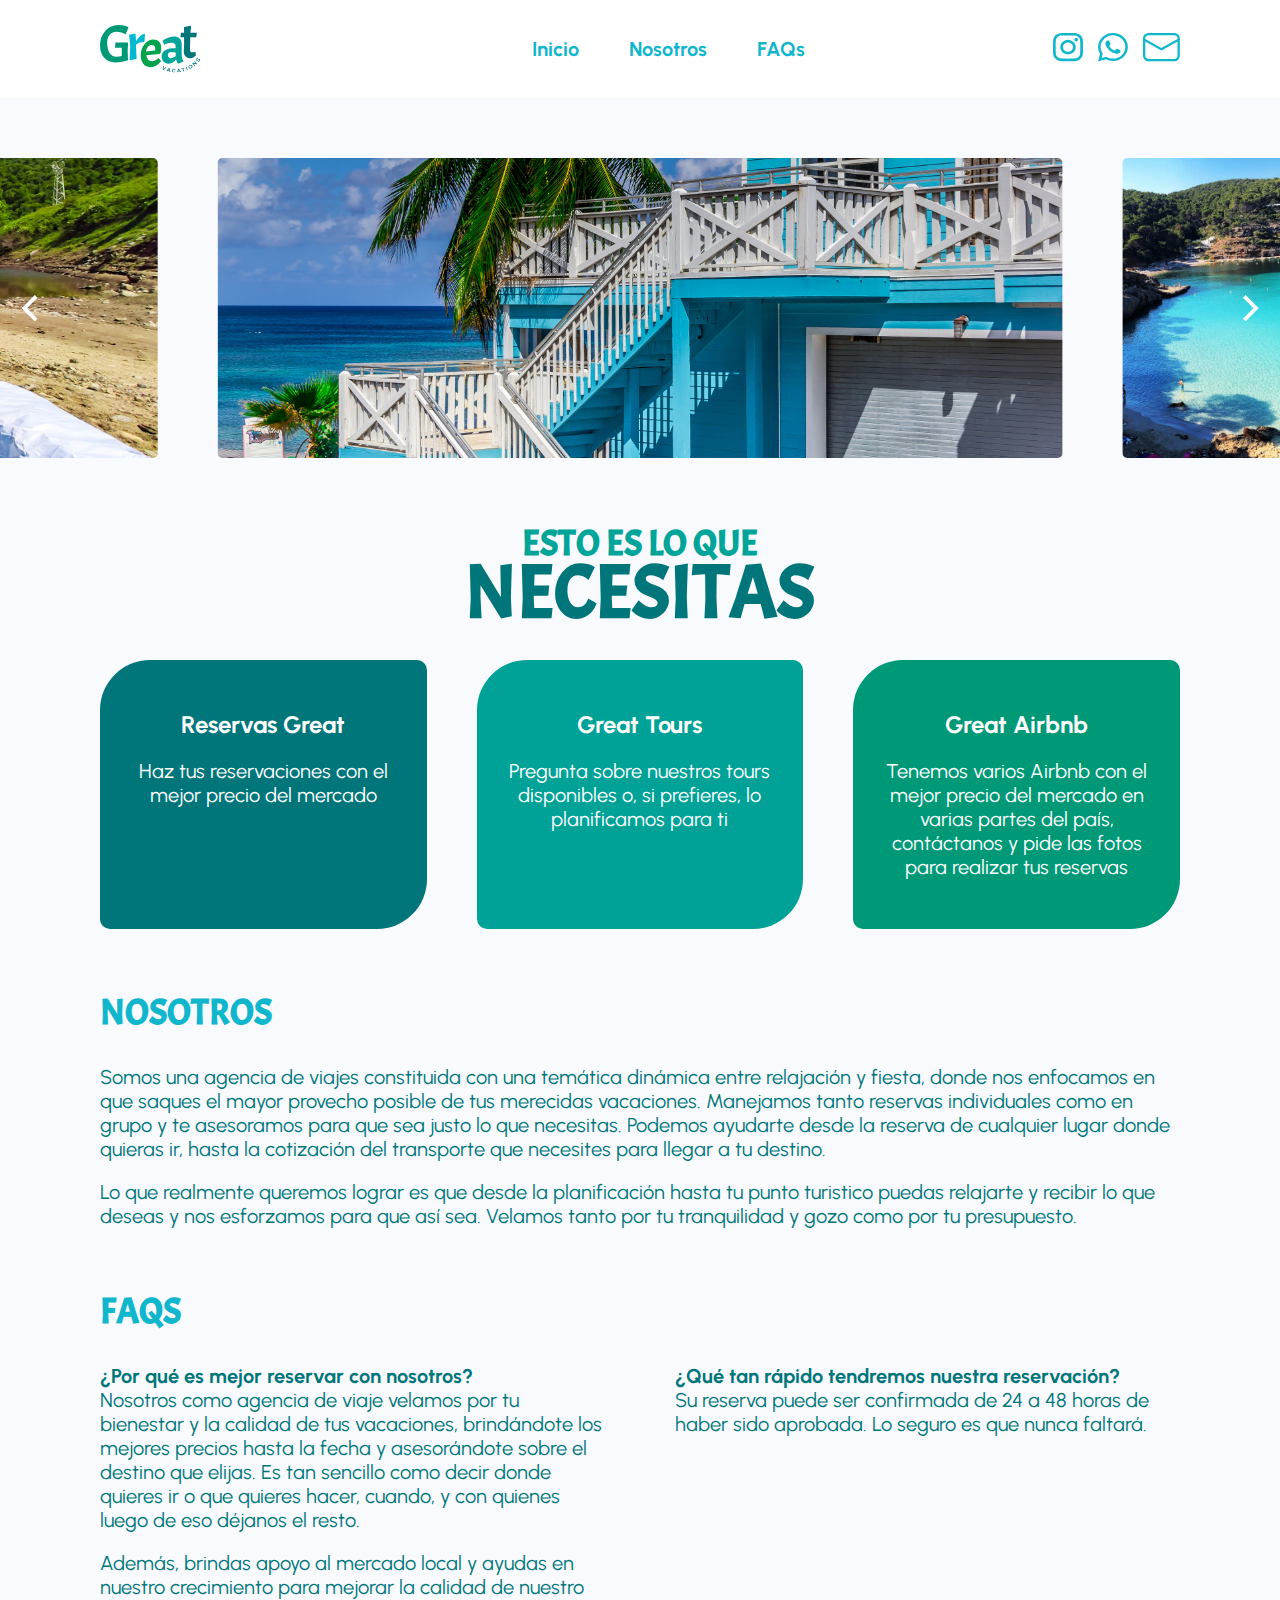
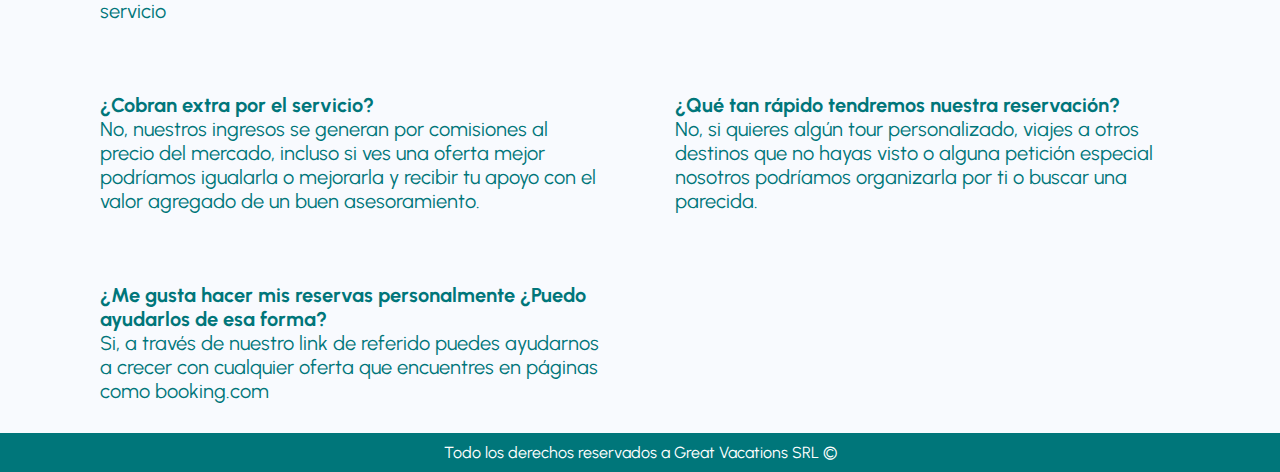
<file: index.html>
<!DOCTYPE html>
<html lang="es">
  <head>
    <meta charset="UTF-8" />
    <meta http-equiv="X-UA-Compatible" content="IE=edge" />
    <meta name="title" content="Great Vacations" />
    <meta
      name="description"
      content="Somos una agencia de viajes constituida con una temática dinámica entre relajación y fiesta, donde nos enfocamos en que saques el mayor provecho posible de tus merecidas vacaciones. Manejamos tanto reservas individuales como en grupo y te asesoramos para que sea justo lo que necesitas. "
    />

    <!-- Open Graph / Facebook -->
    <meta property="og:site_name" content="Great Vacations" />
    <meta property="og:type" content="website" />
    <meta property="og:url" content="https://greatvacations.com.do/" />
    <meta property="og:title" content="Great Vacations" />
    <meta
      property="og:description"
      content="Somos una agencia de viajes constituida con una temática dinámica entre relajación y fiesta, donde nos enfocamos en que saques el mayor provecho posible de tus merecidas vacaciones. Manejamos tanto reservas individuales como en grupo y te asesoramos para que sea justo lo que necesitas. "
    />
    <meta
      property="og:image:secure_url"
      itemprop="image"
      content="https://raw.githubusercontent.com/LuisDet/great-vacation-website/main/static/img/Logo.svg"
    />

    <!-- Twitter -->
    <meta property="twitter:card" content="summary_large_image" />
    <meta property="twitter:url" content="https://greatvacations.com.do/" />
    <meta property="twitter:title" content="Great Vacations" />
    <meta
      property="twitter:description"
      content="Somos una agencia de viajes constituida con una temática dinámica entre relajación y fiesta, donde nos enfocamos en que saques el mayor provecho posible de tus merecidas vacaciones. Manejamos tanto reservas individuales como en grupo y te asesoramos para que sea justo lo que necesitas. "
    />
    <meta
      property="twitter:image"
      content="https://raw.githubusercontent.com/LuisDet/great-vacation-website/main/static/img/Logo.svg"
    />
    <link
      rel="shortcut icon"
      href="https://raw.githubusercontent.com/LuisDet/great-vacation-website/main/static/img/Logo.svg"
      type="image/x-icon"
    />
    <meta name="viewport" content="width=device-width, initial-scale=1.0" />
    <link rel="preconnect" href="https://fonts.googleapis.com" />
    <link rel="preconnect" href="https://fonts.gstatic.com" crossorigin />
    <link
      href="https://fonts.googleapis.com/css2?family=Urbanist:wght@400;500;700&display=swap"
      rel="stylesheet"
    />
    <link rel="preconnect" href="https://fonts.googleapis.com" />
    <link rel="preconnect" href="https://fonts.gstatic.com" crossorigin />
    <link
      href="https://fonts.googleapis.com/css2?family=Acme&display=swap"
      rel="stylesheet"
    />
    <script src="static/js/flickity.pkgd.min.js" defer></script>
    <script src="static/js/index.js" defer></script>
    <link rel="stylesheet" href="static/style/main.css" />
    <link rel="stylesheet" href="static/style/flickity.min.css" />
    <title>Great Vacations</title>
  </head>
  <body>
    <header>
      <menu class="menu wrapper">
        <img
          src="static/img/Logo.svg"
          alt="Logo Great Vacations"
          class="logo"
        />
        <label for="menu"
          ><img src="static/img/burger.svg" alt="" class="btn-menu"
        /></label>
        <div class="desktop-nav-bar">
          <ul class="nav-bar">
            <li><a href="#" class="nav-bar-item">Inicio</a></li>
            <li><a href="#about" class="nav-bar-item">Nosotros</a></li>
            <li><a href="#faqs" class="nav-bar-item">FAQs</a></li>
          </ul>
          <ul class="social-media">
            <li>
              <a href="#" class="social-media-item"
                ><img src="static/img/instagram.svg" alt=""
              /></a>
            </li>
            <li>
              <a href="#" class="social-media-item"
                ><img src="static/img/whatsapp.svg" alt=""
              /></a>
            </li>
            <li>
              <a href="#" class="social-media-item"
                ><img src="static/img/mail.svg" alt=""
              /></a>
            </li>
          </ul>
        </div>
        <input type="checkbox" id="menu" />
        <div class="mobile-nav-bar">
          <div class="head-logo">
            <img
              src="static/img/Logo.svg"
              alt="Logo Great Vacations"
              class="logo"
            />
            <label for="menu"
              ><img src="static/img/exit.svg" alt="" width="30" height="30"
            /></label>
          </div>
          <ul class="nav-bar">
            <li><a href="#" class="nav-bar-item">Inicio</a></li>
            <li><a href="#about" class="nav-bar-item">Nosotros</a></li>
            <li><a href="#faqs" class="nav-bar-item">FAQs</a></li>
          </ul>
          <ul class="social-media">
            <li>
              <a href="#" class="social-media-item"
                ><img src="static/img/instagram.svg" alt=""
              /></a>
            </li>
            <li>
              <a href="#" class="social-media-item"
                ><img src="static/img/whatsapp.svg" alt=""
              /></a>
            </li>
            <li>
              <a href="#" class="social-media-item"
                ><img src="static/img/mail.svg" alt=""
              /></a>
            </li>
          </ul>
        </div>
      </menu>
    </header>
    <section>
      <div class="carousel">
        <img
          src="static/img/vacation1.jpg"
          alt=""
          srcset=""
          class="carousel-cell"
        />
        <img
          src="static/img/vacation2.jpg"
          alt=""
          srcset=""
          class="carousel-cell"
        />

        <img
          src="static/img/vacation3.jpg"
          alt=""
          srcset=""
          class="carousel-cell"
        />
      </div>
    </section>
    <!-- <section>
      <div class="baner-booking">
        <button class="btn-booking-form">BUSCA TUS MEJORES VACACIONES</button>
      </div>
    </section> -->
    <section>
      <h2 class="title-card">ESTO ES LO QUE <span>NECESITAS</span></h2>
      <div class="card-group wrapper">
        <div class="card-item card-item-1">
          <h3>Reservas Great</h3>
          <p>Haz tus reservaciones con el mejor precio del mercado</p>
        </div>
        <div class="card-item card-item-2">
          <h3>Great Tours</h3>
          <p>
            Pregunta sobre nuestros tours disponibles o, si prefieres, lo
            planificamos para ti
          </p>
        </div>
        <div class="card-item card-item-3">
          <h3>Great Airbnb</h3>
          <p>
            Tenemos varios Airbnb con el mejor precio del mercado en varias
            partes del país, contáctanos y pide las fotos para realizar tus
            reservas
          </p>
        </div>
      </div>
    </section>
    <section id="about">
      <div class="about wrapper">
        <h2>NOSOTROS</h2>
        <p>
          Somos una agencia de viajes constituida con una temática dinámica
          entre relajación y fiesta, donde nos enfocamos en que saques el mayor
          provecho posible de tus merecidas vacaciones. Manejamos tanto reservas
          individuales como en grupo y te asesoramos para que sea justo lo que
          necesitas. Podemos ayudarte desde la reserva de cualquier lugar donde
          quieras ir, hasta la cotización del transporte que necesites para
          llegar a tu destino.
        </p>
        <br />
        <p>
          Lo que realmente queremos lograr es que desde la planificación hasta
          tu punto turistico puedas relajarte y recibir lo que deseas y nos
          esforzamos para que así sea. Velamos tanto por tu tranquilidad y gozo
          como por tu presupuesto.
        </p>
      </div>
    </section>
    <section id="faqs">
      <div class="faqs wrapper">
        <h2>FAQS</h2>
        <div class="questions">
          <div class="block1">
            <div class="ask">
              <h3>¿Por qué es mejor reservar con nosotros?</h3>
              <p>
                Nosotros como agencia de viaje velamos por tu bienestar y la
                calidad de tus vacaciones, brindándote los mejores precios hasta
                la fecha y asesorándote sobre el destino que elijas. Es tan
                sencillo como decir donde quieres ir o que quieres hacer,
                cuando, y con quienes luego de eso déjanos el resto.
              </p>
              <br />
              <p>
                Además, brindas apoyo al mercado local y ayudas en nuestro
                crecimiento para mejorar la calidad de nuestro servicio
              </p>
            </div>
            <div class="ask">
              <h3>¿Qué tan rápido tendremos nuestra reservación?</h3>
              <p>
                Su reserva puede ser confirmada de 24 a 48 horas de haber sido
                aprobada. Lo seguro es que nunca faltará.
              </p>
            </div>
            <div class="ask">
              <h3>¿Cobran extra por el servicio?</h3>
              <p>
                No, nuestros ingresos se generan por comisiones al precio del
                mercado, incluso si ves una oferta mejor podríamos igualarla o
                mejorarla y recibir tu apoyo con el valor agregado de un buen
                asesoramiento.
              </p>
            </div>
            <div class="ask">
              <h3>¿Qué tan rápido tendremos nuestra reservación?</h3>
              <p>
                No, si quieres algún tour personalizado, viajes a otros destinos
                que no hayas visto o alguna petición especial nosotros podríamos
                organizarla por ti o buscar una parecida.
              </p>
            </div>
            <div class="ask">
              <h3>
                ¿Me gusta hacer mis reservas personalmente ¿Puedo ayudarlos de
                esa forma?
              </h3>
              <p>
                Si, a través de nuestro link de referido puedes ayudarnos a
                crecer con cualquier oferta que encuentres en páginas como
                booking.com
              </p>
            </div>
          </div>
        </div>
      </div>
    </section>
    <footer>Todo los derechos reservados a Great Vacations SRL &#169;</footer>
  </body>
</html>
</file>
<file: static/style/main.css>
*,
*::after,
*::before {
  box-sizing: border-box;
  margin: 0;
  padding: 0;
}

:root {
  --font-s: 24px;
  --font-m: 28px;
  --font-l: 36px;
  --font-xl: 48px;
}

@media screen and (max-width: 1440px) {
  :root {
    --font-s: 20px;
    --font-m: 24px;
    --font-l: 28px;
    --font-xl: 36px;
  }
}
@media screen and (max-width: 1024px) {
  :root {
    --font-s: 16px;
    --font-m: 20px;
    --font-l: 24px;
    --font-xl: 28px;
  }
}

body {
  font-family: 'Urbanist', sans-serif;
  background-color: #f8fafe;
  position: relative;
  z-index: 1;
}

.wrapper {
  padding-inline: 100px;
}

@media screen and (max-width: 1024px) {
  .wrapper {
    padding-inline: 50px;
  }
}
@media screen and (max-width: 720px) {
  .wrapper {
    padding-inline: 20px;
  }
}

.menu {
  background-color: #fff;
  display: flex;
  justify-content: space-between;
  align-items: center;
  padding-block: 25px;
}

.desktop-nav-bar {
  display: flex;
  justify-content: space-between;
  align-items: center;
  width: 60%;
}

.nav-bar,
.social-media {
  list-style: none;
  display: flex;
  align-items: center;
}

.nav-bar {
  gap: 50px;
}

.nav-bar-item,
.social-media-item {
  text-decoration: none;
  font-size: var(--font-s);
  font-weight: bold;
  color: #0fb6cc;
}

.social-media {
  gap: 15px;
}

.mobile-nav-bar {
  display: none;
}

#menu {
  display: none;
}

.btn-menu {
  display: none;
}

@media screen and (max-width: 720px) {
  .desktop-nav-bar {
    display: none;
  }
  .btn-menu {
    display: block;
  }
  #menu:checked ~ .mobile-nav-bar {
    display: flex;
    flex-direction: column;
    justify-content: space-around;
    gap: 50px;
    background-color: white;
    width: 100%;
    height: 100%;
    position: fixed;
    top: 0;
    left: 0;
    z-index: 10;
  }

  .head-logo {
    display: flex;
    justify-content: space-around;
    align-items: center;
  }

  .nav-bar,
  .social-media {
    justify-content: center;
  }

  .nav-bar {
    flex-direction: column;
  }

  .nav-bar-item,
  .social-media-item {
    font-size: var(--font-xl);
  }

  .social-media {
    gap: 40px;
  }
}

section {
  padding-top: 60px;
}

.carousel-cell {
  width: 66%;
  height: 450px;
  margin-right: 60px;
  border-radius: 5px;
  object-fit: cover;
}

@media screen and (max-width: 1440px) {
  .carousel-cell {
    height: 300px;
  }
}
@media screen and (max-width: 1024px) {
  .carousel-cell {
    height: 230px;
    margin-right: 30px;
  }
}
@media screen and (max-width: 720px) {
  .carousel-cell {
    height: 170px;
    width: 100%;
    margin-right: 0px;
  }
}

.baner-booking {
  display: flex;
  justify-content: center;
  align-items: center;
  background-color: #0fb6cc;
  padding: 100px;
}

.btn-booking-form {
  padding-inline: 50px;
  padding-block: 50px;
  color: white;
  background-color: #009977;
  border-radius: 10px;
  border: none;
  font-size: var(--font-l);
}

.title-card {
  text-align: center;
  font-family: 'Acme', sans-serif;
  font-size: var(--font-xl);
  max-width: 400px;
  color: #00a599;
  line-height: 50px;
  margin: auto;
}

.title-card span {
  color: #00767a;
  font-size: 75px;
}

.card-group {
  display: grid;
  grid-template-columns: repeat(3, 1fr);
  gap: 50px;
  margin-block-start: 30px;
}

.card-item {
  padding-inline: 20px;
  padding-block: 50px;
  background-color: #0fb6cc;
  border-top-left-radius: 50px;
  border-top-right-radius: 10px;
  border-bottom-right-radius: 50px;
  border-bottom-left-radius: 10px;
  text-align: center;
  color: white;
}

@media screen and (max-width: 1024px) {
  .card-group {
    display: flex;
    flex-wrap: wrap;
    justify-content: center;
  }
  .card-item {
    width: 45%;
  }
}

@media screen and (max-width: 720px) {
  .card-group {
    display: flex;
    flex-wrap: wrap;
    justify-content: center;
  }
  .card-item {
    width: 100%;
  }
}

.card-item-1 {
  background-color: #00767a;
}
.card-item-2 {
  background-color: #00a298;
}
.card-item-3 {
  background-color: #009977;
}

.card-item h3 {
  font-size: var(--font-m);
  font-weight: bold;
  margin-block-end: 20px;
}

.card-item p {
  font-size: var(--font-s);
}

.about h2 {
  font-family: 'acme', sans-serif;
  font-size: var(--font-xl);
  font-weight: bold;
  margin-block-end: 30px;
  color: #0fb6cc;
}

.about p {
  font-size: var(--font-s);
  color: #00767a;
}

.faqs h2 {
  font-family: 'acme', sans-serif;
  font-size: var(--font-xl);
  font-weight: bold;
  margin-block-end: 30px;
  color: #0fb6cc;
}

.questions {
  display: flex;
  gap: 50px;
}

.block1 {
  display: grid;
  grid-template-columns: repeat(2, 1fr);
  gap: 70px;
}

@media screen and (max-width: 720px) {
  .block1 {
    grid-template-columns: 1fr;
    gap: 30px;
  }
}

.ask h3 {
  font-size: var(--font-s);
  color: #00767a;
  font-weight: bold;
}

.ask p {
  font-size: var(--font-s);
  color: #00767a;
}

footer {
  padding: 10px;
  margin-block-start: 30px;
  text-align: center;
  background-color: #00767a;
  color: white;
}
</file>
